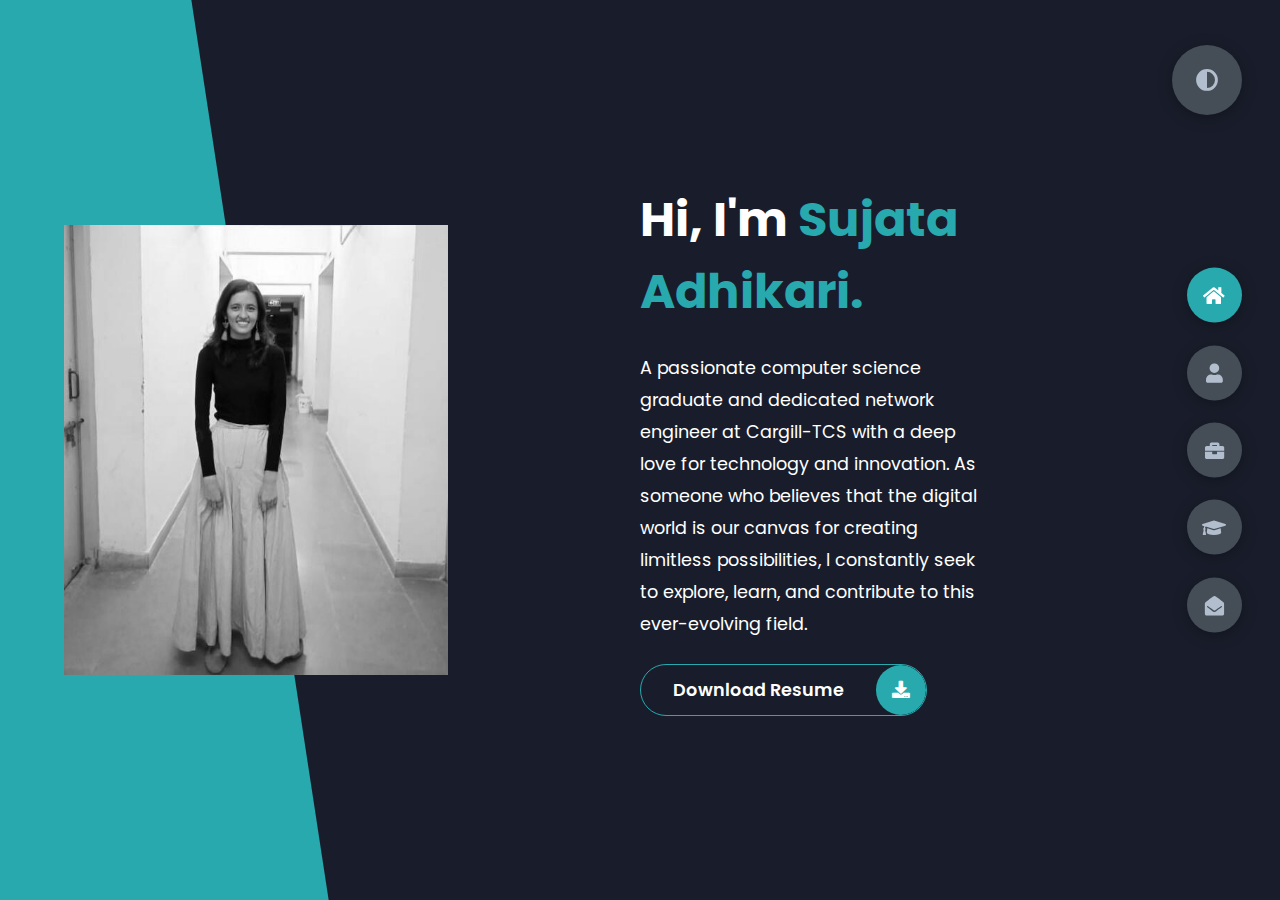
<file: index.html>
<!DOCTYPE html>
<html lang="en">
<head>
    <meta charset="UTF-8">
    <meta http-equiv="X-UA-Compatible" content="IE=edge">
    <meta name="viewport" content="width=device-width, initial-scale=1.0">
    <title>Portfolio</title>
    <link rel="stylesheet" href="styles/styles.css">
    <link rel="preconnect" href="https://fonts.googleapis.com">
    <link rel="preconnect" href="https://fonts.gstatic.com" crossorigin>
    <link rel="stylesheet" href="https://cdnjs.cloudflare.com/ajax/libs/font-awesome/5.15.4/css/all.min.css" integrity="sha512-1ycn6IcaQQ40/MKBW2W4Rhis/DbILU74C1vSrLJxCq57o941Ym01SwNsOMqvEBFlcgUa6xLiPY/NS5R+E6ztJQ==" crossorigin="anonymous" referrerpolicy="no-referrer" />
    <link href="https://fonts.googleapis.com/css2?family=Poppins:wght@400;500;600;700;800&display=swap" rel="stylesheet">
</head>
<body class="main-content">
    <header class="container header active" id="home">
        <div class="header-content">
            <div class="left-header">
                <div class="h-shape"></div>
                <div class="image">
                    <img src="images/home.jpg" alt="">
                </div>
            </div>
            <div class="right-header">
                <h1 class="name">
                    Hi, I'm <span>Sujata Adhikari.</span>
                </h1>
                <p>
                    A passionate computer science graduate and dedicated network engineer at Cargill-TCS with a deep love for technology and innovation. 
                    As someone who believes that the digital world is our canvas for creating limitless possibilities, 
                    I constantly seek to explore, learn, and contribute to this ever-evolving field.
                </p>
                <div class="btn-con">
                    <a href="resume/resume.pdf" class="main-btn">
                        <span class="btn-text">Download Resume</span>
                        <span class="btn-icon"><i class="fas fa-download"></i></span>
                    </a>
                </div>
            </div>
        </div>
    </header>
    <main>
        <section class="container about" id="about">
            <div class="main-title">
                <h2>About <span>me</span><span class="bg-text">my stats</span></h2>
            </div>
            <div class="about-container">
                <div class="left-about">
                    <h4>Information About me</h4>
                    <p>
                            <ul>
                                <li>🎓 I hold a Bachelor of Technology in computer science engineering, where I gained a strong foundation in programming languages, algorithms, and design.</li><br>
                                <li>🏢 Currently, I am a network engineer at Cargill, where I collaborate with cross-functional teams to drive network optimization initiatives and explore innovative ways to integrate ML and data-driven strategies in my free time.</li><br>
                                <li>💡 When I'm not configuring routers or analyzing network performance, you can find me delving into the latest work in data science or enjoying outdoor adventures to recharge my creativity, or helping my mother in the garden and cooking.</li>
                            </ul>
                    </p>        
    
                </div>
                <div class="right-about">
                    <div class="about-item">
                        <div class="abt-text">
                            <p><h2 style="color: aqua;">LANGUAGES</h2></p>
                            <p class="medium-text">
                                C and C++, Python, HTML, Css, SQL, Pyhton Libraries-Pandas, NumPy, Scikit-learn , Tensorflow, Matplotlib</p>
                        </div>
                    </div>
                    <div class="about-item">
                        <div class="abt-text">
                            <p><h2 style="color: aqua;">TOOLS</h2></p>
                            <p class="medium-text">
                                Juypter Notebook, Microsoft PowerBi, Microsoft Excel, Github and Git, Vscode, Google Cobal, office 365

                            </p>
                        </div>
                    </div>
                    <div class="about-item">
                        <div class="abt-text">
                            <p><h2 style="color: aqua;">OTHERS</h2></p>
                            <p class="medium-text">
                                DBMS, Networking/TCP/UD, Operating system, Routing Protocols, Machine Learning, Internet of Things, Statistics
                            </p>
                        </div>
                    </div>
                    <div class="about-item">
                        <div class="abt-text">
                            <p><h2 style="color: aqua;">SOFT SKILLS</h2></p>
                            <p class="medium-text"> 
                                Communication, Teamwork, Problem-solving, Adaptability, Presentation Skills, Leadership, Collaboration
                            </p>
                        </div>
                    </div>
                </div>
            </div>
            <h4 class="stat-title"><h1 style="text-align:center">EXPERIENCE TIMELINE</h1></h4><br>
                <div class="timeline">
                <div class="timeline-item">
                    <div class="tl-icon">
                        <i class="fas fa-briefcase"></i>
                    </div>
                    <p class="tl-duration">2022 - present</p>
                    <h5>Network Engineer-Europe Region<br><span>TATA CONSULTANCY SERVICES-Cargill</span></h5>
                        <p>
                            <ul>
                                <li>• Implemented various wireless upgrades, like &nbsp; &nbsp; &nbsp; &nbsp; controllers and WAPS.</li>
                                <li>• Improved Network Tools issue and on time.</li>
                                <li>• Project planning and creating implementation &nbsp; &nbsp; plans.</li>
                                <li>• Trained new employees with tools.</li>
                                <li>• Reduced change request closure time and &nbsp; &nbsp; &nbsp; &nbsp; &nbsp; managed compliance issues.</li>
                                <li>• Created network templates.</li>
                                <li>• Help the team with operation approvals</li>
                            </ul>
                        </p>
                </div>
                <div class="timeline-item">
                    <div class="tl-icon">
                        <i class="fas fa-briefcase"></i>
                    </div>
                    <p class="tl-duration">2021 - 2022</p>
                    <h5>Network Engineer-America region<br><span>TATA CONSULTANCY SERVICES-Cargil</span></h5>
    
                        <p>
                            <ul>
                                <li>• Collaborated with cross-functional teams to &nbsp; &nbsp; &nbsp; &nbsp; design and implement network infrastructure</li>
                                <li>• Managed various network monitoring tools to &nbsp; &nbsp;  &nbsp; &nbsp;resolve application issues.</li>
                                <li>• Improved change request closure and &nbsp; &nbsp; &nbsp; &nbsp; &nbsp; &nbsp; &nbsp; &nbsp; &nbsp;  compliance issues were managed.</li>
                                <li>• Troubleshoot network issues, identify root &nbsp; &nbsp; &nbsp; &nbsp; &nbsp; &nbsp; &nbsp;&nbsp; causes, and resolve them promptly.</li>
                                <li>• Created all the network documents before &nbsp; &nbsp; &nbsp; &nbsp; &nbsp; &nbsp; &nbsp;implementation.</li>
                
                            </ul>
                        </p>
                </div>
                <div class="timeline-item">
                    <div class="tl-icon">
                        <i class="fas fa-briefcase"></i>
                    </div>
                    <p class="tl-duration">2017 - 2019</p>
                    <h5>Mess Committee Member<br><span>Satpura Hostel,GGSIPU</span></h5>
                    <p>
                        <ul>
                            <li>• Planned Mess Budgets and Mess Menus.</li>
                            <li>• Audit mess bills every six motnhs.</li>
                            <li>• Organized and planned various programs in &nbsp; &nbsp; &nbsp; &nbsp; &nbsp;the hostel like the Fresher Party and Diwali Day.</li>
                        </ul>    
                        </p>

                </div>
                <div class="timeline-item">
                    <div class="tl-icon">
                        <i class="fas fa-briefcase"></i>
                    </div>
                    <p class="tl-duration">2018 - 2020</p>
                    <h5>International Student Member<br><span>International student office-GGSIPU</span></h5>
                    <p>
                        <ul>
                            <li>• Planned Meetings for students and helped new &nbsp; student with univeristy work</li>
                            <li>• Organized and collected data on students from &nbsp; &nbsp;other universities.</li>
                            <li>• Planned and organized various International &nbsp; &nbsp; &nbsp; &nbsp; &nbsp;students meets.</li>
                        </ul>  
                    </p>
                </div>
            </div>

        </section>
        <section class="container" id="portfolio">
            <div class="main-title">
                <h2><span>PROJECTS</span><span class="bg-text">work</span></h2>
            </div>
            <p class="port-text">
                Here is some of my work that I've done in various programming languages.
            </p>
            <div class="portfolios">
                <div class="portfolio-item">
                    <div class="image">
                        <img src="images\leaf.JPG" alt="">
                    </div>
                    <div class="hover-items">
                        <h3>Potato disease classification</h3>
                        <h5>using Pandas, CNN, Tensorflow</h5>
                        <div class="icons">
                            <a href="https://github.com/sujata-adhikari/ML" class="icon">
                                <i class="fab fa-github"></i>
                            </a>
                        </div>
                    </div>
                </div>
                <div class="portfolio-item">
                    <div class="image">
                        <img src="images/bi-n.JPG" alt="">
                    </div>
                    <div class="hover-items">
                        <h3>Sales insight and Customer analysis</h3>
                        <h5>using Microsoft PowerBI</h5>
                        <div class="icons">
                            <a href="https://github.com/sujata-adhikari/PowerBI/" class="icon">
                                <i class="fab fa-github"></i>
                            </a>
                        </div>
                    </div>
                </div>
                <div class="portfolio-item">
                    <div class="image">
                        <img src="images/fuzz.JPG" alt="">
                    </div>
                    <div class="hover-items">
                        <h3>Routing in the Internet of Things with Fuzzy Logic</h3>
                        <h5>Researched based Project</h5>
                        <div class="icons">
                            <a href="https://github.com/sujata-adhikari/IoT_Research_Work" class="icon">
                                <i class="fab fa-github"></i>
                            </a>
                        </div>
                    </div>
                </div>
                <div class="portfolio-item">
                    <div class="image">
                        <img src="images/cup.JPG" alt="">
                    </div>
                    <div class="hover-items">
                        <h3>Routing in the Internet of Things with Cupcarbon Simulator</h3>
                        <h5>Researched based Project</h5>
                        <div class="icons">
                            <a href="https://ieeexplore.ieee.org/abstract/document/9071227" class="icon">
                                <i class="fab fa-github"></i>
                            </a>
                        </div>
                    </div>
                </div>
                <div class="portfolio-item">
                    <div class="image">
                        <img src="images/web.JPG" alt="">
                    </div>
                    <div class="hover-items">
                        <h3>Website</h3>
                        <h5>using HTML, CSS, Javascript</h5>
                        <div class="icons">
                            <a href="https://www.sujatadhikari.com.np/" class="icon">
                                <i class="fab fa-github"></i>
                            </a>
                        </div>
                    </div>
                </div>
        </section>
        <section class="container" id="blogs">
            <div class="main-title">
                <h2>EDUCATION<span class="bg-text">EDUCATION</span></h2>
            </div>
            <div class="blogs">
                <div class="blog">
                    <div class="blog-text">
                        <h4>
                            Undergraduate
                        </h4>
                        <p>University School of Information and communication Technology(GGSIPU), Delhi <br>2016-2020</p>
                        <p>Bachelor of Technology in Computer Science and Engineering</p>
                    </div>
                </div>
            <div class="blog">
                <div class="blog">
                    <div class="blog-text">
                        <h4>
                          Higher Secondary School
                        </h4>
                        <p>Kendriya Vidyalaya ONGC, Dehradun <br>2014-2016</p>
                        <p>Physics, Chemistry, Maths</p>
                    </div>
                </div>
            </div>
        <div class="blog">
                    <div class="blog">
                        <div class="blog-text">
                            <h4>
                                Certifications and Courses
                            </h4>
                            <p>Microsoft PowerBi &nbsp; &nbsp; &nbsp; &nbsp; &nbsp; &nbsp;  Udemy</p>
                            <p>Python programming &nbsp; &nbsp; Coursera</p>
                            <p>Basic Image Classification Coursera</p>
                        </div>
                    </div>
                </div>
        </section>
        <section class="container contact" id="contact">
            <div class="contact-container">
                <div class="main-title">
                    <h2>Contact <span>Me</span><span class="bg-text">Contact</span></h2>
                </div>
                <div class="contact-content-con">
                    <div class="left-contact">
                        <h4>Contact me here</h4>
                        <p>
                            Have a question &#10067;, suggestion, or just want to get in touch, I'd love &#128154; to hear from you! Feel free to reach out using the contact information provided &#128231; &#128222; below, &#128317;
                            or use the convenient contact form to send me a message directly.
                        </p>
                        <div class="contact-info">
                            <div class="contact-item">
                                <div class="icon">
                                    <i class="fas fa-map-marker-alt"></i>
                                    <span>Location</span>
                                </div>
                                <p>
                                    Pune, India
                                </p>
                            </div>
                            <div class="contact-item">
                                <div class="icon">
                                    <i class="fas fa-envelope"></i>
                                    <span>Email</span>
                                </div>
                                <p>
                                    <span>sujataadhikari2297@gmail.com</span>
                                </p>
                            </div>
                        
                            <div class="contact-item">
                                <div class="icon">
                                    <i class="fas fa-phone"></i>
                                    <span>Mobile Number</span>
                                </div>
                                <p>
                                    <span>91-8587919866</span>
                                </p>
                            </div>
                            <div class="contact-item">
                                <div class="icon">
                                    <i class="fas fa-globe-asia"></i>
                                    <span>Languages</span>
                                </div>
                                <p>
                                    <span>Nepali, English, Hindi</span>
                                </p>
                            </div>
                        </div>
                        <div class="contact-icons">
                            <div class="contact-icon">
                                <a href="https://github.com/sujata-adhikari" target="target">
                                    <i class="fab fa-github"></i>
                                </a>
                                <a href="https://www.linkedin.com/in/sujata-adhikari-635736197/"  target="">
                                    <i class="fab fa-linkedin"></i>
                                </a>
                            </div>
                        </div>
                    </div>
                    <div class="right-contact">
                        <form action="https://formsubmit.co/sujataadhikari2297@gmail.com" class="contact-form" method="post">
                            <div class="input-control i-c-2">
            
                                <input type="text" required placeholder="YOUR NAME">
                                <input type="email" required placeholder="YOUR EMAIL">
                            </div>
                            <div class="input-control">
                                <input type="text" required placeholder="ENTER SUBJECT">
                            </div>
                            <div class="input-control">
                                <textarea name="" id="" cols="15" rows="8" placeholder="Message Here..."></textarea>
                            </div>
                            <div class="submit-btn">
                                    <a href="thankyou.html" class="main-btn">
                                    <span class="btn-text">Submit</span>
                                    <span class="btn-icon"><i class="fas fa-mail-bulk"></i></span>
                                    </a>&nbsp; &nbsp; &nbsp; &nbsp; &nbsp;  &nbsp; &nbsp; &nbsp; &nbsp; &nbsp; &nbsp;  &nbsp; &nbsp; &nbsp; &nbsp; &nbsp; &nbsp; &nbsp; &nbsp; &nbsp; &nbsp; &nbsp; &nbsp; &nbsp; &nbsp; &nbsp; 
                                    &nbsp; &nbsp; &nbsp; &nbsp; &nbsp; &nbsp; &nbsp; &nbsp; &nbsp; &nbsp; &nbsp; &nbsp; &nbsp; &nbsp; &nbsp; &nbsp; &nbsp; &nbsp; &nbsp; &nbsp; &nbsp; &nbsp; &nbsp; &nbsp; &nbsp; &nbsp; &nbsp; &nbsp; &nbsp; &nbsp;
                                    <a href="resume_cv/Resume.pdf" class="main-btn">
                                    <span class="btn-text">Download Resume</span>
                                    <span class="btn-icon"><i class="fas fa-download"></i></span>
                                </a>
                            </div>
                        </form>
                    </div>
                </div>
            </div>
        </section>
    </main>

    <div class="controls">
        <div class="control active-btn" data-id="home" >
            <i class="fas fa-home"></i>
        </div>
        <div class="control" data-id="about">
            <i class="fas fa-user"></i>
        </div>
        <div class="control" data-id="portfolio">
            <i class="fas fa-briefcase"></i>
        </div>
        <div class="control" data-id="blogs">
            <i class="fas fa-graduation-cap"></i>
        </div>
        <div class="control" data-id="contact">
            <i class="fas fa-envelope-open"></i>
        </div>
    </div>
    <div class="theme-btn">
        <i class="fas fa-adjust"></i>
    </div>
    <script src="app.js"></script>
</body>
</html>
</file>
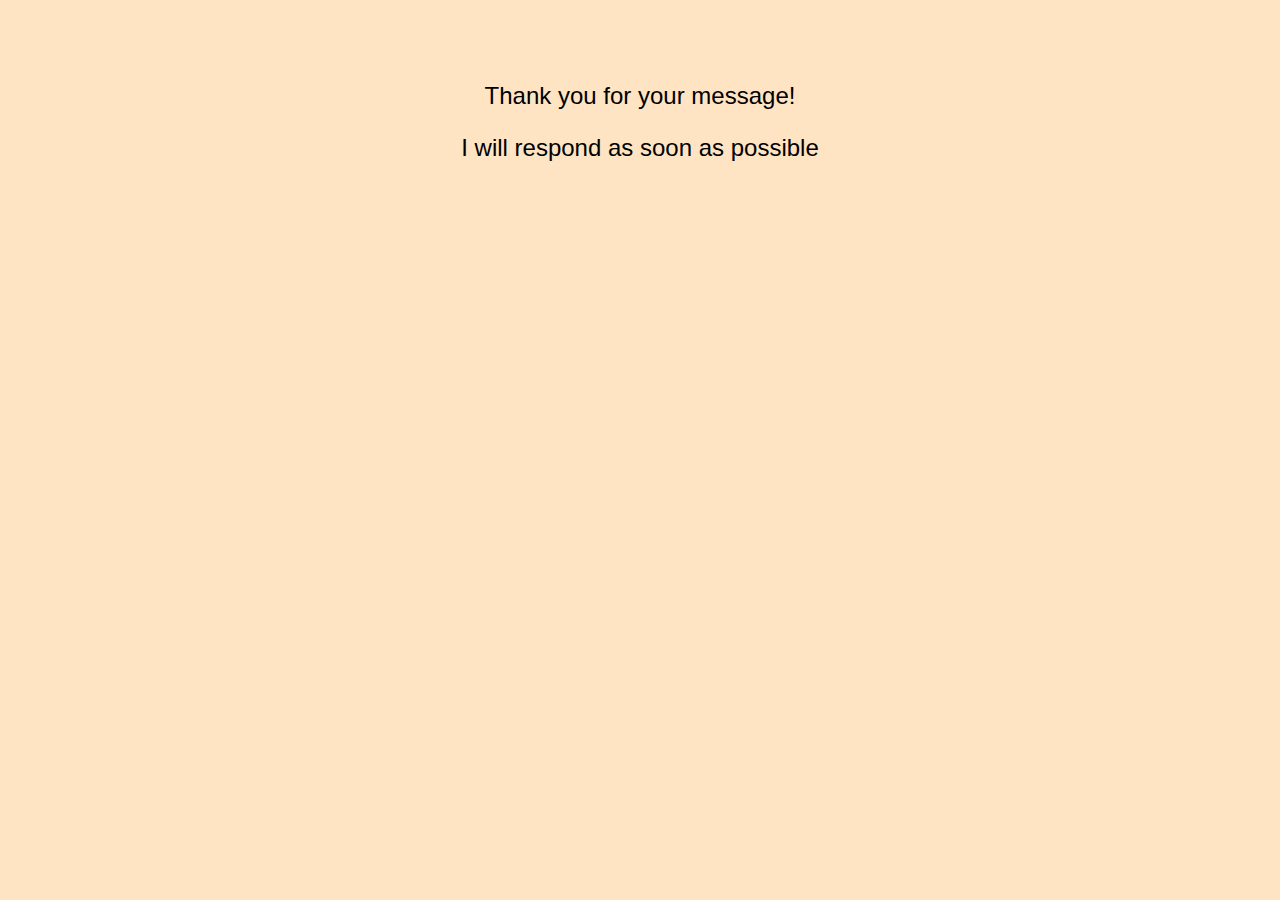
<file: thankyou.html>
<!DOCTYPE html>
<html lang="en">
<head>
    <meta charset="UTF-8">
    <meta name="viewport" content="width=device-width, initial-scale=1.0">
    <title>Thank You</title>
    <style>
        body {
            font-family: Arial, sans-serif;
            text-align: center;
            padding: 50px;
            background-color: bisque;
        }
        .thank-you-message {
            font-size: 24px;
            margin-bottom: 20px;
        }
    </style>
</head>
<body>
    <div class="thank-you-message">
        <p>Thank you for your message!</p>
        <p>I will respond as soon as possible</p>
    </div>
</body>
</html>
</file>
<file: styles/styles.css>
* {
  margin: 0;
  padding: 0;
  box-sizing: border-box;
  list-style: none;
}

:root {
  --color-primary: #191d2b;
  --color-secondary: #27a9ae;
  --color-white: #FFFFFF;
  --color-black: #000;
  --color-grey0: #f8f8f8;
  --color-grey-1: #dbe1e8;
  --color-grey-2: #b2becd;
  --color-grey-3: #6c7983;
  --color-grey-4: #454e56;
  --color-grey-5: #2a2e35;
  --color-grey-6: #12181b;
  --br-sm-2: 14px;
  --box-shadow-1: 0 3px 15px rgba(0,0,0,.3);
}

.light-mode {
  --color-primary: #FFFFFF;
  --color-secondary: #F56692;
  --color-white: #454e56;
  --color-black: #000;
  --color-grey0: #f8f8f8;
  --color-grey-1: #6c7983;
  --color-grey-2: #6c7983;
  --color-grey-3: #6c7983;
  --color-grey-4: #454e56;
  --color-grey-5: #f8f8f8;
  --color-grey-6: #12181b;
}

body {
  background-color: var(--color-primary);
  font-family: "Poppins", sans-serif;
  font-size: 1.1rem;
  color: var(--color-white);
  transition: all 0.4s ease-in-out;
}

a {
  display: inline-block;
  text-decoration: none;
  color: inherit;
  font-family: inherit;
}

header {
  min-height: 100vh;
  color: var(--color-white);
  overflow: hidden;
  padding: 0 !important;
}

section {
  min-height: 100vh;
  width: 100%;
  position: absolute;
  left: 0;
  top: 0;
  padding: 3rem 18rem;
}

.container {
  display: none;
  transform: translateY(-100%) scale(0);
  transition: all 0.4s ease-in-out;
  background-color: var(--color-primary);
}

.active {
  display: block;
  animation: appear 1s ease-in-out;
  transform: translateY(0) scaleY(1);
}
@keyframes appear {
  0% {
    transform: translateY(-100%) scaleY(0);
  }
  100% {
    transform: translateY(0) scaleY(1);
  }
}

.controls {
  position: fixed;
  z-index: 10;
  top: 50%;
  right: 3%;
  display: flex;
  flex-direction: column;
  align-items: center;
  justify-content: center;
  transform: translateY(-50%);
}
.controls .control {
  padding: 1rem;
  cursor: pointer;
  background-color: var(--color-grey-4);
  width: 55px;
  height: 55px;
  border-radius: 50%;
  display: flex;
  justify-content: center;
  align-items: center;
  margin: 0.7rem 0;
  box-shadow: var(--box-shadow-1);
}
.controls .control i {
  font-size: 1.2rem;
  color: var(--color-grey-2);
  pointer-events: none;
}
.controls .active-btn {
  background-color: var(--color-secondary);
  transition: all 0.4s ease-in-out;
}
.controls .active-btn i {
  color: var(--color-white);
}

.theme-btn {
  top: 5%;
  right: 3%;
  width: 70px;
  height: 70px;
  border-radius: 50%;
  background-color: var(--color-grey-4);
  cursor: pointer;
  position: fixed;
  display: flex;
  justify-content: center;
  align-items: center;
  box-shadow: 0 3px 15px rgba(0, 0, 0, 0.3);
  transition: all 0.1s ease-in-out;
}
.theme-btn:active {
  transform: translateY(-3px);
}
.theme-btn i {
  font-size: 1.4rem;
  color: var(--color-grey-2);
  pointer-events: none;
}

/*Header-content*/
.header-content {
  display: grid;
  grid-template-columns: repeat(2, 1fr);
  min-height: 100vh;
}
.header-content .left-header {
  display: flex;
  align-items: center;
  position: relative;
}
.header-content .left-header .h-shape {
  transition: all 0.4s ease-in-out;
  width: 65%;
  height: 100%;
  background-color: var(--color-secondary);
  position: absolute;
  left: 0;
  top: 0;
  z-index: -1;
  -webkit-clip-path: polygon(0 0, 46% 0, 79% 100%, 0% 100%);
          clip-path: polygon(0 0, 46% 0, 79% 100%, 0% 100%);
}
.header-content .left-header .image {
  border-radius: var(--br-sm-2);
  height: 50%;
  width: 60%;
  margin-left: 4rem;
  background-color: var(--color-black);
  transition: all 0.4s ease-in-out;
}
.header-content .left-header .image img {
  width: 100%;
  height: 100%;
  -o-object-fit: cover;
     object-fit: cover;
  transition: all 0.4s ease-in-out;
  filter: grayscale(100%);
}
.header-content .left-header .image img:hover {
  filter: grayscale(0);
}
.header-content .right-header {
  display: flex;
  flex-direction: column;
  justify-content: center;
  padding-right: 18rem;
}
.header-content .right-header .name {
  font-size: 3rem;
}
.header-content .right-header .name span {
  color: var(--color-secondary);
}
.header-content .right-header p {
  margin: 1.5rem 0;
  line-height: 2rem;
}

/*About*/
.about-container {
  display: grid;
  grid-template-columns: repeat(2, 1fr);
  padding-top: 3.5rem;
  padding-bottom: 5rem;
}
.about-container .right-about {
  display: grid;
  grid-template-columns: repeat(2, 1fr);
  grid-gap: 2rem;
}
.about-container .right-about .about-item {
  border: 1px solid var(--color-grey-5);
  border-radius: 5px;
  transition: all 0.4s ease-in-out;
  box-shadow: 1px 2px 15px rgba(0, 0, 0, 0.1);
}
.about-container .right-about .about-item:hover {
  cursor: default;
  transform: translateY(-5px);
  border: 1px solid var(--color-secondary);
  box-shadow: 1px 4px 15px rgba(0, 0, 0, 0.32);
}
.about-container .right-about .about-item .abt-text {
  padding: 1.5rem;
  display: flex;
  flex-direction: column;
}
.about-container .right-about .about-item .abt-text .large-text {
  font-size: 3rem;
  font-weight: 700;
  color: var(--color-secondary);
}
.about-container .right-about .about-item .abt-text .small-text {
  padding-left: 3rem;
  position: relative;
  text-transform: uppercase;
  font-size: 1.2rem;
  color: var(--color-grey-1);
  letter-spacing: 2px;
}
.about-container .right-about .about-item .abt-text .small-text::before {
  content: "";
  position: absolute;
  left: 0;
  top: 15px;
  width: 2rem;
  height: 2px;
  background-color: var(--color-grey-5);
}
.about-container .left-about {
  padding-right: 5rem;
}
.about-container .left-about p {
  line-height: 2rem;
  padding: 1rem;
  color: var(--color-grey-1);
}
.about-container .left-about h4 {
  font-size: 2rem;
  text-transform: uppercase;
}

.about-stats {
  padding-bottom: 4rem;
}
.about-stats .progress-bars {
  display: grid;
  grid-template-columns: repeat(2, 1fr);
  grid-gap: 2rem;
}
.about-stats .progress-bars .progress-bar {
  display: flex;
  flex-direction: column;
}
.about-stats .progress-bars .progress-bar .prog-title {
  text-transform: uppercase;
  font-weight: 500;
}
.about-stats .progress-bars .progress-bar .progress-con {
  display: flex;
  align-items: center;
}
.about-stats .progress-bars .progress-bar .progress-con .prog-text {
  color: var(--color-grey-2);
}
.about-stats .progress-bars .progress-bar .progress-con .progress {
  width: 100%;
  height: 0.45rem;
  background-color: var(--color-grey-4);
  margin-left: 1rem;
  position: relative;
}
.about-stats .progress-bars .progress-bar .progress-con .progress span {
  position: absolute;
  top: 0;
  left: 0;
  height: 100%;
  background-color: var(--color-secondary);
  transition: all 0.4s ease-in-out;
  width: 60%;
}
.about-stats .progress-bars .progress-bar .progress-con .progress .html {
  width: 80%;
}
.about-stats .progress-bars .progress-bar .progress-con .progress .css {
  width: 95%;
}
.about-stats .progress-bars .progress-bar .progress-con .progress .js {
  width: 75%;
}
.about-stats .progress-bars .progress-bar .progress-con .progress .react {
  width: 60%;
}
.about-stats .progress-bars .progress-bar .progress-con .progress .node {
  width: 87%;
}
.about-stats .progress-bars .progress-bar .progress-con .progress .python {
  width: 70%;
}

.stat-title {
  text-transform: uppercase;
  font-size: 1.4rem;
  text-align: center;
  padding: 3.5rem 0;
  position: relative;
}
.stat-title::before {
  content: "";
  position: absolute;
  left: 50%;
  top: 0;
  width: 40%;
  height: 1px;
  background-color: var(--color-grey-5);
  transform: translateX(-50%);
}

/*Timeline*/
.timeline {
  display: grid;
  grid-template-columns: repeat(2, 1fr);
  grid-gap: 2rem;
  padding-bottom: 3rem;
}
.timeline .timeline-item {
  position: relative;
  padding-left: 3rem;
  border-left: 1px solid var(--color-grey-5);
}
.timeline .timeline-item .tl-icon {
  position: absolute;
  left: -27px;
  top: 0;
  background-color: var(--color-secondary);
  width: 50px;
  height: 50px;
  border-radius: 50%;
  display: flex;
  align-items: center;
  justify-content: center;
}
.timeline .timeline-item .tl-icon i {
  font-size: 1.3rem;
}
.timeline .timeline-item .tl-duration {
  padding: 0.2rem 0.6rem;
  background-color: var(--color-grey-5);
  border-radius: 15px;
  display: inline-block;
  font-size: 0.8rem;
  text-transform: uppercase;
  font-weight: 500;
}
.timeline .timeline-item h5 {
  padding: 1rem 0;
  text-transform: uppercase;
  font-size: 1.3rem;
  font-weight: 600;
}
.timeline .timeline-item h5 span {
  color: var(--color-grey-2);
  font-weight: 500;
  font-size: 1.2rem;
}
.timeline .timeline-item p {
  color: var(--color-grey-2);
  list-style-type: circle;
}

.port-text {
  padding: 2rem 0;
  text-align: center;
}

.portfolios {
  display: grid;
  grid-template-columns: repeat(3, 1fr);
  grid-gap: 2rem;
  margin-top: 3rem;
}
.portfolios .portfolio-item {
  position: relative;
  border-radius: 15px;
}
.portfolios .portfolio-item img {
  width: 100%;
  height: 300px;
  -o-object-fit: cover;
     object-fit: cover;
  border-radius: 15px;
}
.portfolios .portfolio-item .hover-items {
  width: 100%;
  height: 100%;
  background-color: var(--color-secondary);
  position: absolute;
  left: 0;
  top: 0;
  border-radius: 15px;
  display: flex;
  justify-content: center;
  align-items: center;
  flex-direction: column;
  opacity: 0;
  transform: scale(0);
  transition: all 0.4s ease-in-out;
}
.portfolios .portfolio-item .hover-items h3 {
  font-size: 1.5rem;
  color: var(--color-white);
  margin-bottom: 1.5rem;
}
.portfolios .portfolio-item .hover-items .icons {
  display: flex;
  justify-content: center;
  align-items: center;
}
.portfolios .portfolio-item .hover-items .icons .icon {
  background-color: var(--color-primary);
  border-radius: 50%;
  width: 50px;
  height: 50px;
  display: flex;
  align-items: center;
  justify-content: center;
  margin: 0 1rem;
  cursor: pointer;
  transition: all 0.4s ease-in-out;
}
.portfolios .portfolio-item .hover-items .icons .icon i {
  font-size: 1.5rem;
  color: var(--color-white);
  margin: 0 1rem;
}
.portfolios .portfolio-item .hover-items .icons .icon:hover {
  background-color: var(--color-white);
}
.portfolios .portfolio-item .hover-items .icons .icon:hover i {
  color: var(--color-primary);
}

.portfolio-item:hover .hover-items {
  opacity: 1;
  transform: scale(1);
}

.blogs {
  display: grid;
  grid-template-columns: repeat(3, 1fr);
  grid-gap: 2rem;
  margin-top: 3rem;
}
.blogs .blog {
  position: relative;
  background-color: var(--color-grey-5);
  border-radius: 5px;
  box-shadow: 1px 1px 20px rgba(0, 0, 0, 0.1);
  transition: all 0.4s ease-in-out;
}
.blogs .blog:hover {
  box-shadow: 1px 1px 20px rgba(0, 0, 0, 0.3);
  transform: translateY(-5px);
  transition: all 0.4s ease-in-out;
}
.blogs .blog:hover img {
  filter: grayscale(0);
  transform: scale(1.1);
  box-shadow: 0px 4px 15px rgba(0, 0, 0, 0.8);
}
.blogs .blog img {
  width: 100%;
  height: 300px;
  -o-object-fit: cover;
     object-fit: cover;
  border-top-left-radius: 5px;
  border-top-right-radius: 5px;
  filter: grayscale(100%);
  transition: all 0.4s ease-in-out;
}
.blogs .blog .blog-text {
  margin-top: -7px;
  padding: 1.1rem;
  border-top: 8px solid var(--color-secondary);
}
.blogs .blog .blog-text h4 {
  font-size: 1.5rem;
  margin-bottom: 0.7rem;
  transition: all 0.4s ease-in-out;
  cursor: pointer;
}
.blogs .blog .blog-text h4:hover {
  color: var(--color-secondary);
}
.blogs .blog .blog-text p {
  color: var(--color-grey-2);
  line-height: 2rem;
  padding-bottom: 1rem;
}

.contact-content-con {
  display: flex;
  padding-top: 3.5rem;
}
.contact-content-con .left-contact {
  flex: 2;
}
.contact-content-con .left-contact h4 {
  margin-top: 1rem;
  font-size: 2rem;
  text-transform: uppercase;
}
.contact-content-con .left-contact p {
  margin: 1rem 0;
  line-height: 2rem;
}
.contact-content-con .left-contact .contact-info .contact-item {
  display: flex;
  align-items: center;
  justify-content: space-between;
}
.contact-content-con .left-contact .contact-info .contact-item p {
  margin: 0.3rem 0 !important;
  padding: 0 !important;
}
.contact-content-con .left-contact .contact-info .contact-item .icon {
  display: grid;
  grid-template-columns: 40px 1fr;
}
.contact-content-con .left-contact .contact-info .contact-item .icon i {
  display: flex;
  align-items: center;
  font-size: 1.3rem;
}
.contact-content-con .left-contact .contact-icon {
  display: flex;
  margin-top: 2rem;
}
.contact-content-con .left-contact .contact-icon a {
  display: flex;
  align-items: center;
  color: var(--color-white);
  background-color: var(--color-grey-5);
  cursor: pointer;
  justify-content: center;
  width: 50px;
  height: 50px;
  border-radius: 50%;
  margin: 0 0.4rem;
  transition: all 0.4s ease-in-out;
}
.contact-content-con .left-contact .contact-icon a:hover {
  background-color: var(--color-secondary);
}
.contact-content-con .left-contact .contact-icon a:hover i {
  color: var(--color-primary);
}
.contact-content-con .left-contact .contact-icon a i {
  display: flex;
  align-items: center;
  justify-content: center;
  font-size: 1.3rem;
}
.contact-content-con .right-contact {
  flex: 3;
  margin-left: 3rem;
}
.contact-content-con .right-contact .input-control {
  margin: 1.5rem 0;
}
.contact-content-con .right-contact .input-control input, .contact-content-con .right-contact .input-control textarea {
  border-radius: 30px;
  font-weight: inherit;
  font-size: inherit;
  font-family: inherit;
  padding: 0.8rem 1.1rem;
  outline: none;
  border: none;
  background-color: var(--color-grey-5);
  width: 100%;
  color: var(--color-white);
  resize: none;
}
.contact-content-con .right-contact .i-c-2 {
  display: flex;
}
.contact-content-con .right-contact .i-c-2 :last-child {
  margin-left: 1.5rem;
}
.contact-content-con .right-contact .submit-btn {
  display: flex;
  justify-content: flex-start;
}

/*Independed components*/
.btn-con {
  display: flex;
  align-self: flex-start;
}

.main-btn {
  border-radius: 30px;
  color: inherit;
  font-weight: 600;
  position: relative;
  border: 1px solid var(--color-secondary);
  display: flex;
  align-self: flex-start;
  align-items: center;
  overflow: hidden;
}
.main-btn .btn-text {
  padding: 0 2rem;
}
.main-btn .btn-icon {
  background-color: var(--color-secondary);
  display: flex;
  align-items: center;
  justify-content: center;
  border-radius: 50%;
  padding: 1rem;
}
.main-btn::before {
  content: "";
  position: absolute;
  top: 0;
  right: 0;
  transform: translateX(100%);
  transition: all 0.4s ease-out;
  z-index: -1;
}
.main-btn:hover {
  transition: all 0.4s ease-out;
}
.main-btn:hover::before {
  width: 100%;
  height: 100%;
  background-color: var(--color-secondary);
  transform: translateX(0);
  transition: all 0.4s ease-out;
}

.main-title {
  text-align: center;
}
.main-title h2 {
  position: relative;
  text-transform: uppercase;
  font-size: 4rem;
  font-weight: 700;
}
.main-title h2 span {
  color: var(--color-secondary);
}
.main-title h2 .bg-text {
  position: absolute;
  top: 50%;
  left: 50%;
  color: var(--color-grey-5);
  transition: all 0.4s ease-in-out;
  z-index: -1;
  transform: translate(-50%, -50%);
  font-weight: 800;
  font-size: 6.3rem;
}

.about-container .left-about p {
  padding-left: 0;
}

@media screen and (max-width: 600px) {
  header {
    padding: 0 !important;
  }
  .theme-btn {
    width: 50px;
    height: 50px;
  }
  .header-content {
    grid-template-columns: repeat(1, 1fr);
    padding-bottom: 6rem;
  }
  .left-header .h-shape {
    display: none;
  }
  .right-header {
    grid-row: 1;
    padding-right: 0rem !important;
    width: 90%;
    margin: 0 auto;
  }
  .right-header .name {
    font-size: 2.5rem !important;
    text-align: center;
    padding-top: 3rem;
  }
  .header-content .left-header .image {
    margin: 0 auto;
    width: 90%;
  }
  .controls {
    top: auto;
    bottom: 0;
    flex-direction: row;
    justify-content: center;
    left: 50%;
    transform: translateX(-50%);
    width: 100%;
    background-color: var(--color-grey-5);
  }
  .controls .control {
    margin: 1rem 0.3rem;
  }
  .about-container {
    grid-template-columns: repeat(1, 1fr);
  }
  .about-container .right-about {
    grid-template-columns: repeat(1, 1fr);
    padding-top: 2.5rem;
  }
  .about-container .left-about {
    padding-right: 0;
  }
  .about-container .left-about p {
    padding-left: 0;
  }
  .timeline {
    grid-template-columns: repeat(1, 1fr);
    padding-bottom: 6rem;
  }
  .container {
    padding: 2rem 2.5rem !important;
  }
  .about-stats .progress-bars {
    grid-template-columns: repeat(1, 1fr);
  }
  .portfolios {
    grid-template-columns: repeat(1, 1fr);
    padding-bottom: 6rem;
    margin-top: 1rem;
  }
  .blogs {
    grid-template-columns: repeat(1, 1fr);
    padding-bottom: 6rem;
  }
  .contact-content-con {
    flex-direction: column;
  }
  .contact-content-con .right-contact {
    margin-left: 0;
    margin-top: 2.5rem;
  }
  .contact-content-con .right-contact .i-c-2 {
    flex-direction: column;
  }
  .contact-content-con .right-contact .i-c-2 :last-child {
    margin-left: 0;
    margin-top: 1.5rem;
  }
  .contact-content-con .right-contact {
    margin-bottom: 6rem;
  }
  .contact-item {
    flex-direction: column;
    margin: 1rem 0;
  }
  .contact-item p {
    font-size: 15px;
    color: var(--color-grey-2);
  }
  .contact-item span {
    font-size: 15px;
  }
  .contact-item .icon {
    grid-template-columns: 25px 1fr;
  }
  .main-title h2 {
    font-size: 2rem;
  }
  .main-title h2 span {
    font-size: 2.3rem;
  }
  .main-title h2 .bg-text {
    font-size: 2.3rem;
  }
}
@media screen and (max-width: 1432px) {
  .container {
    padding: 7rem 11rem;
  }
  .contact-content-con {
    flex-direction: column;
  }
  .contact-content-con .right-contact {
    margin-left: 0;
    margin-top: 2.5rem;
  }
  .contact-content-con .right-contact .i-c-2 {
    flex-direction: column;
  }
  .contact-content-con .right-contact .i-c-2 :last-child {
    margin-left: 0;
    margin-top: 1.5rem;
  }
  .contact-content-con .right-contact {
    margin-bottom: 6rem;
  }
  .main-title h2 .bg-text {
    font-size: 5.5rem;
  }
}
@media screen and (max-width: 1250px) {
  .blogs {
    grid-template-columns: repeat(2, 1fr);
    margin-top: 6rem;
  }
  .portfolios {
    grid-template-columns: repeat(2, 1fr);
  }
  .header-content .right-header {
    padding-right: 9rem;
  }
}
@media screen and (max-width: 660px) {
  .blogs {
    grid-template-columns: repeat(1, 1fr);
  }
  .portfolios {
    grid-template-columns: repeat(1, 1fr);
  }
}
@media screen and (max-width: 1070px) {
  .about-container {
    grid-template-columns: repeat(1, 1fr);
  }
  .about-container .right-about {
    padding-top: 2.5rem;
  }
  .main-title h2 {
    font-size: 4rem;
  }
  .main-title h2 span {
    font-size: 4rem;
  }
  .main-title h2 .bg-text {
    font-size: 4.5rem;
  }
}
@media screen and (max-width: 970px) {
  .container {
    padding: 7rem 6rem;
  }
  .about-container .left-about {
    padding-right: 0rem;
  }
  .header-content {
    grid-template-columns: repeat(1, 1fr);
    padding-bottom: 6rem;
  }
  .left-header .h-shape {
    display: none;
  }
  .left-header .image {
    width: 90% !important;
    margin: 0 auto !important;
  }
  .right-header {
    grid-row: 1;
    padding-right: 0rem !important;
    width: 90%;
    margin: 0 auto;
  }
  .right-header .name {
    font-size: 2.5rem !important;
    text-align: center;
    padding-top: 3rem;
  }
}
@media screen and (max-width: 700px) {
  .container {
    padding: 7rem 3rem;
  }
  .about-stats .progress-bars {
    grid-template-columns: repeat(1, 1fr);
  }
  .about-container .right-about {
    grid-template-columns: repeat(1, 1fr);
  }
  .timeline {
    grid-template-columns: repeat(1, 1fr);
  }
  .main-title h2 {
    font-size: 3rem;
  }
  .main-title h2 span {
    font-size: 3rem;
  }
  .main-title h2 .bg-text {
    font-size: 4rem;
  }
}/*# sourceMappingURL=styles.css.map */
</file>
